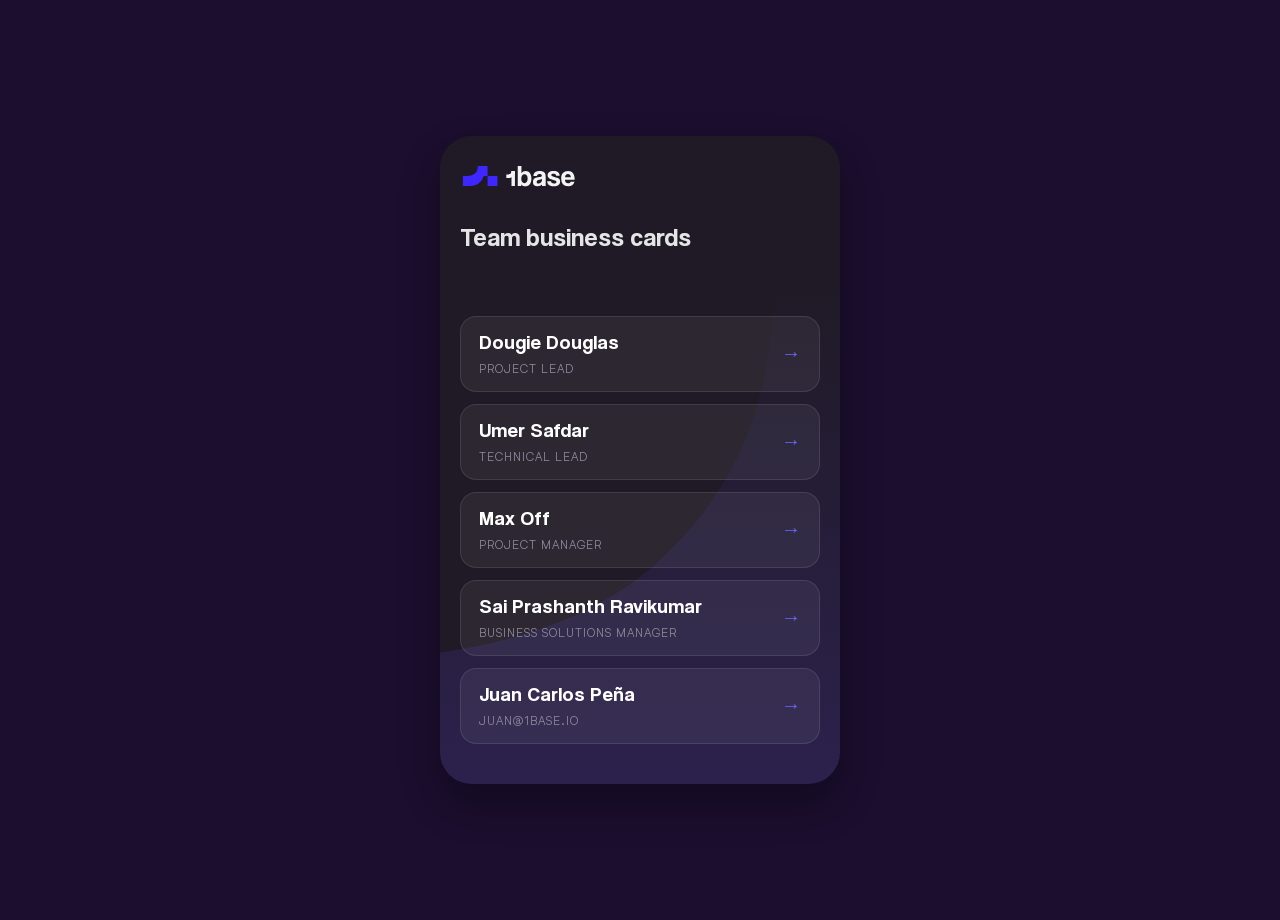
<file: index.html>
<!DOCTYPE html>
<html lang="en">
<head>
    <meta charset="UTF-8">
    <meta name="viewport" content="width=device-width, initial-scale=1.0">
    <meta name="theme-color" content="#1B0E2E">
    <title>1Base - Team Business Cards</title>
    <link rel="stylesheet" href="style.css">
    <link rel="icon" type="image/x-icon" href="images/favicon.ico">
    <link rel="apple-touch-icon" sizes="180x180" href="images/apple-touch-icon.png">
    <style>
        body {
            overflow: auto;
        }

        .team-list {
            display: flex;
            flex-direction: column;
            gap: 12px;
            margin-bottom: 20px;
            flex: 1;
        }

        .team-link {
            display: flex;
            align-items: center;
            justify-content: space-between;
            gap: 12px;
            padding: 16px 18px;
            border-radius: 16px;
            background: rgba(255, 255, 255, 0.06);
            border: 1px solid rgba(255, 255, 255, 0.1);
            text-decoration: none;
            transition: all 0.3s ease;
        }

        .team-link:hover {
            background: rgba(99, 102, 241, 0.2);
            border-color: #6366f1;
            transform: translateY(-2px);
        }

        .team-link .name {
            font-size: 20px;
            color: white;
            line-height: 1.2;
        }

        .team-link .role {
            font-family: 'Helixa', -apple-system, BlinkMacSystemFont, 'Segoe UI', Roboto, Helvetica, Arial, sans-serif;
            font-size: 12px;
            color: #8b8b9a;
            text-transform: uppercase;
            letter-spacing: 1px;
            margin-top: 4px;
            display: block;
        }

        .team-link .arrow {
            color: #6366f1;
            font-size: 20px;
            flex-shrink: 0;
        }
    </style>
</head>
<body>
    <div class="card-container dark-theme">
        <div class="business-card">
            <div class="card-header">
                <div class="logo">
                    <svg width="115" height="40" viewBox="0 0 143 50" fill="none" xmlns="http://www.w3.org/2000/svg">
                        <path d="M3.30443 25.0402C6.2154 25.0633 6.52272 25.1095 9.41933 25.0446C11.4069 24.9998 15.4222 24.4529 18 22.2637C20.5778 20.0745 21.4495 17.637 21.7166 15.0163C21.8215 13.9903 21.8014 13.4967 21.8014 12.6078L34.0987 12.5977V24.9912H29.3926C29.0436 26.0028 28.2078 28.1155 26.9455 29.9642C24.9522 32.8865 20.361 36.806 15.2212 37.1927C10.989 37.5102 7.31257 37.3775 3.30299 37.3601L3.32884 26.1356C3.32884 26.1081 3.32597 25.0157 3.32884 24.9912" fill="#3E26FF"/>
                        <path d="M46.4361 24.9911L34.0987 24.9912L34.0986 37.3847H46.4361V24.9911Z" fill="#3E26FF"/>
                        <path d="M71.8009 37.4068V12.5H76.405V21.5414C77.7381 19.615 79.4651 18.6888 81.6578 18.6888C86.2261 18.6888 88.9281 22.5824 88.9281 28.1031C88.9281 34.255 85.7247 37.8863 81.2638 37.8863C79.103 37.8863 77.4476 37.0338 76.3334 35.1813L76.2976 37.4068H71.8009ZM84.1807 28.4351C84.1807 24.6931 82.8834 22.8037 80.1496 22.8037C77.559 22.8037 76.2259 24.7669 76.2259 28.7343C76.2259 31.8082 77.953 33.9599 80.1854 33.9599C82.4178 33.9599 84.1807 31.6975 84.1807 28.4392V28.4351Z" fill="#F3F3F3"/>
                        <path d="M102.371 37.407C102.228 36.9644 102.121 36.3332 102.085 35.7758C100.971 37.034 99.1002 37.8865 96.7245 37.8865C92.6934 37.8865 90.8231 35.8496 90.8231 32.8822C90.8231 27.6197 94.2414 27.0254 98.9569 26.3615C101.297 26.0295 101.945 25.5459 101.945 24.2876C101.945 23.1031 100.795 22.3982 98.9569 22.3982C96.8359 22.3982 95.9724 23.472 95.7535 25.1032H91.4001C91.4717 21.3244 93.4853 18.6931 99.1718 18.6931C104.858 18.6931 106.729 21.2875 106.729 25.8819V37.407H102.371ZM102.049 28.4722C101.579 28.9558 100.752 29.214 99.0246 29.546C96.3624 30.0665 95.4988 30.8412 95.4988 32.3986C95.4988 33.7716 96.2908 34.4356 97.7671 34.4356C100.179 34.4356 101.977 32.6199 102.013 30.4682L102.049 28.4681V28.4722Z" fill="#F3F3F3"/>
                        <path d="M119.804 24.6934C119.554 22.9146 118.619 22.2834 116.494 22.2834C114.731 22.2834 113.724 22.7261 113.724 23.804C113.724 24.8819 114.695 25.3245 116.601 25.8778C118.615 26.4721 120.525 26.8779 121.89 27.4353C123.76 28.214 124.803 29.4722 124.803 31.8453C124.803 35.6241 122.104 37.8865 117.067 37.8865C111.635 37.8865 108.61 35.2553 108.539 31.5502H113.362C113.362 33.2552 114.767 34.2552 117.031 34.2552C118.686 34.2552 120.163 33.7347 120.163 32.3658C120.163 31.0707 118.829 30.6608 117.321 30.292C114.333 29.5501 112.681 29.0337 111.42 28.2181C109.764 27.1443 109.187 25.7344 109.187 24.1032C109.187 21.0252 111.237 18.6931 116.637 18.6931C121.746 18.6931 124.05 20.767 124.301 24.6975H119.804V24.6934Z" fill="#F3F3F3"/>
                        <path d="M130.799 29.5501C130.943 32.292 132.455 34.0708 134.759 34.0708C136.271 34.0708 137.6 33.2921 137.926 32.0338H142.749C141.671 35.7758 138.754 37.8906 134.978 37.8906C129.076 37.8906 126.123 34.5544 126.123 27.9599C126.123 22.3244 129.255 18.6931 134.687 18.6931C140.119 18.6931 143 22.3244 143 29.5542H130.799V29.5501ZM138.177 26.509C138.105 23.804 136.378 22.5047 134.544 22.5047C132.709 22.5047 131.126 23.9884 130.946 26.509H138.181H138.177Z" fill="#F3F3F3"/>
                        <path d="M68.3063 18.7689H63.9984V37.4938H68.3063V18.7689Z" fill="#F3F3F3"/>
                        <path d="M57.5114 23.118C58.5231 23.1263 58.6299 23.1427 59.6366 23.1196C60.3273 23.1036 61.7229 22.9088 62.6188 22.129C63.5147 21.3492 63.8176 20.4809 63.9105 19.5474C63.9469 19.1819 63.9399 19.0061 63.9399 18.6894L68.2138 18.6858V23.1006H66.5782C66.4569 23.4609 66.1665 24.2135 65.7277 24.872C65.035 25.913 63.4393 27.3091 61.653 27.4469C60.1821 27.56 58.9044 27.5127 57.5109 27.5065L57.5198 23.5082C57.5198 23.4984 57.5189 23.1093 57.5198 23.1006" fill="#F3F3F3"/>
                    </svg>
                </div>
            </div>

            <div class="card-content">
                <h2 id="company-description">Team business cards</h2>

                <div class="team-list">
                    <a class="team-link" href="dougie.html">
                        <span><span class="name">Dougie Douglas</span><span class="role">Project Lead</span></span>
                        <span class="arrow">&rarr;</span>
                    </a>
                    <a class="team-link" href="umer.html">
                        <span><span class="name">Umer Safdar</span><span class="role">Technical Lead</span></span>
                        <span class="arrow">&rarr;</span>
                    </a>
                    <a class="team-link" href="max.html">
                        <span><span class="name">Max Off</span><span class="role">Project Manager</span></span>
                        <span class="arrow">&rarr;</span>
                    </a>
                    <a class="team-link" href="sai.html">
                        <span><span class="name">Sai Prashanth Ravikumar</span><span class="role">Business Solutions Manager</span></span>
                        <span class="arrow">&rarr;</span>
                    </a>
                    <a class="team-link" href="juan.html">
                        <span><span class="name">Juan Carlos Pe&ntilde;a</span><span class="role">juan@1base.io</span></span>
                        <span class="arrow">&rarr;</span>
                    </a>
                </div>
            </div>
        </div>
    </div>
</body>
</html>
</file>
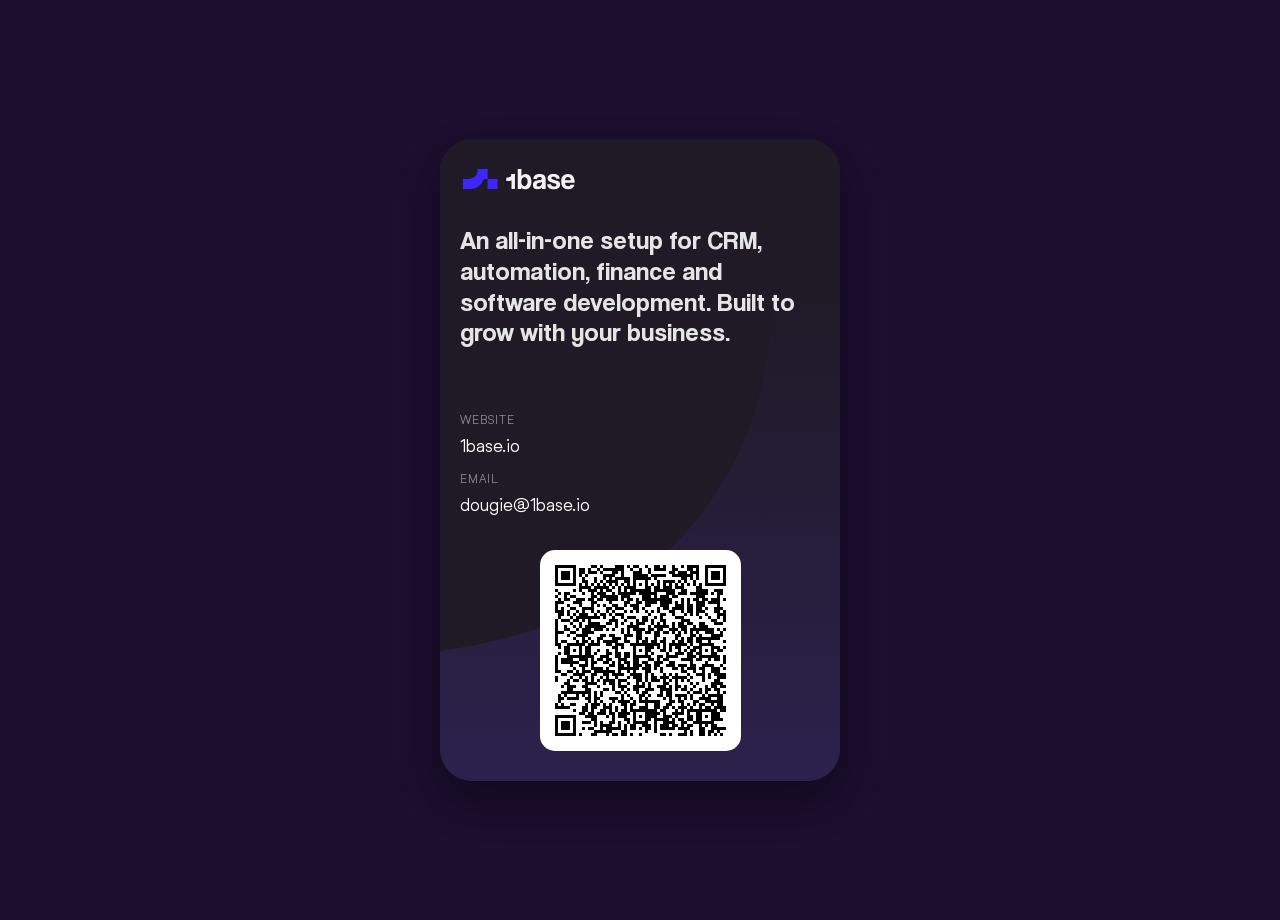
<file: dougie.html>
<!DOCTYPE html>
<html lang="en">
<head>
    <meta http-equiv="Cache-Control" content="no-cache, no-store, must-revalidate">
<meta http-equiv="Pragma" content="no-cache">
<meta http-equiv="Expires" content="0">
    <meta charset="UTF-8">
    <meta name="viewport" content="width=device-width, initial-scale=1.0">
    <meta name="theme-color" content="#2c2b3e">
    <title>1Base - Dougie Douglas</title>
    <link rel="stylesheet" href="style.css">
    <link rel="manifest" href="dougie-manifest.json">
    <link rel="icon" type="image/x-icon" href="images/favicon.ico">
    <link rel="apple-touch-icon" sizes="180x180" href="images/apple-touch-icon.png">
    <link rel="apple-touch-icon" sizes="152x152" href="images/apple-touch-icon.png">
    <link rel="apple-touch-icon" sizes="120x120" href="images/apple-touch-icon.png">
     </head>
<body>
    <div class="card-container dark-theme">
        <div class="business-card">
            <div class="card-header">
                <div class="logo">
                    <svg width="115" height="40" viewBox="0 0 143 50" fill="none" xmlns="http://www.w3.org/2000/svg">
                        <path d="M3.30443 25.0402C6.2154 25.0633 6.52272 25.1095 9.41933 25.0446C11.4069 24.9998 15.4222 24.4529 18 22.2637C20.5778 20.0745 21.4495 17.637 21.7166 15.0163C21.8215 13.9903 21.8014 13.4967 21.8014 12.6078L34.0987 12.5977V24.9912H29.3926C29.0436 26.0028 28.2078 28.1155 26.9455 29.9642C24.9522 32.8865 20.361 36.806 15.2212 37.1927C10.989 37.5102 7.31257 37.3775 3.30299 37.3601L3.32884 26.1356C3.32884 26.1081 3.32597 25.0157 3.32884 24.9912" fill="#3E26FF"/>
                        <path d="M46.4361 24.9911L34.0987 24.9912L34.0986 37.3847H46.4361V24.9911Z" fill="#3E26FF"/>
                        <path d="M71.8009 37.4068V12.5H76.405V21.5414C77.7381 19.615 79.4651 18.6888 81.6578 18.6888C86.2261 18.6888 88.9281 22.5824 88.9281 28.1031C88.9281 34.255 85.7247 37.8863 81.2638 37.8863C79.103 37.8863 77.4476 37.0338 76.3334 35.1813L76.2976 37.4068H71.8009ZM84.1807 28.4351C84.1807 24.6931 82.8834 22.8037 80.1496 22.8037C77.559 22.8037 76.2259 24.7669 76.2259 28.7343C76.2259 31.8082 77.953 33.9599 80.1854 33.9599C82.4178 33.9599 84.1807 31.6975 84.1807 28.4392V28.4351Z" fill="#F3F3F3"/>
                        <path d="M102.371 37.407C102.228 36.9644 102.121 36.3332 102.085 35.7758C100.971 37.034 99.1002 37.8865 96.7245 37.8865C92.6934 37.8865 90.8231 35.8496 90.8231 32.8822C90.8231 27.6197 94.2414 27.0254 98.9569 26.3615C101.297 26.0295 101.945 25.5459 101.945 24.2876C101.945 23.1031 100.795 22.3982 98.9569 22.3982C96.8359 22.3982 95.9724 23.472 95.7535 25.1032H91.4001C91.4717 21.3244 93.4853 18.6931 99.1718 18.6931C104.858 18.6931 106.729 21.2875 106.729 25.8819V37.407H102.371ZM102.049 28.4722C101.579 28.9558 100.752 29.214 99.0246 29.546C96.3624 30.0665 95.4988 30.8412 95.4988 32.3986C95.4988 33.7716 96.2908 34.4356 97.7671 34.4356C100.179 34.4356 101.977 32.6199 102.013 30.4682L102.049 28.4681V28.4722Z" fill="#F3F3F3"/>
                        <path d="M119.804 24.6934C119.554 22.9146 118.619 22.2834 116.494 22.2834C114.731 22.2834 113.724 22.7261 113.724 23.804C113.724 24.8819 114.695 25.3245 116.601 25.8778C118.615 26.4721 120.525 26.8779 121.89 27.4353C123.76 28.214 124.803 29.4722 124.803 31.8453C124.803 35.6241 122.104 37.8865 117.067 37.8865C111.635 37.8865 108.61 35.2553 108.539 31.5502H113.362C113.362 33.2552 114.767 34.2552 117.031 34.2552C118.686 34.2552 120.163 33.7347 120.163 32.3658C120.163 31.0707 118.829 30.6608 117.321 30.292C114.333 29.5501 112.681 29.0337 111.42 28.2181C109.764 27.1443 109.187 25.7344 109.187 24.1032C109.187 21.0252 111.237 18.6931 116.637 18.6931C121.746 18.6931 124.05 20.767 124.301 24.6975H119.804V24.6934Z" fill="#F3F3F3"/>
                        <path d="M130.799 29.5501C130.943 32.292 132.455 34.0708 134.759 34.0708C136.271 34.0708 137.6 33.2921 137.926 32.0338H142.749C141.671 35.7758 138.754 37.8906 134.978 37.8906C129.076 37.8906 126.123 34.5544 126.123 27.9599C126.123 22.3244 129.255 18.6931 134.687 18.6931C140.119 18.6931 143 22.3244 143 29.5542H130.799V29.5501ZM138.177 26.509C138.105 23.804 136.378 22.5047 134.544 22.5047C132.709 22.5047 131.126 23.9884 130.946 26.509H138.181H138.177Z" fill="#F3F3F3"/>
                        <path d="M68.3063 18.7689H63.9984V37.4938H68.3063V18.7689Z" fill="#F3F3F3"/>
                        <path d="M57.5114 23.118C58.5231 23.1263 58.6299 23.1427 59.6366 23.1196C60.3273 23.1036 61.7229 22.9088 62.6188 22.129C63.5147 21.3492 63.8176 20.4809 63.9105 19.5474C63.9469 19.1819 63.9399 19.0061 63.9399 18.6894L68.2138 18.6858V23.1006H66.5782C66.4569 23.4609 66.1665 24.2135 65.7277 24.872C65.035 25.913 63.4393 27.3091 61.653 27.4469C60.1821 27.56 58.9044 27.5127 57.5109 27.5065L57.5198 23.5082C57.5198 23.4984 57.5189 23.1093 57.5198 23.1006" fill="#F3F3F3"/>
                    </svg>
                </div>
            </div>
            
            <div class="card-content">
                
                <h2 id="company-description">An all-in-one setup for CRM, automation, finance and software development. Built to grow with your business.</h2>
                
                <div class="contact-details">
                     <div class="contact-section">
                        <label>WEBSITE</label>
                        <a href="https://1base.io" target="_blank" class="contact-value">1base.io</a>
                    </div>
                    
                    
                    <div class="contact-section">
                        <label>EMAIL</label>
                        <a href="mailto:dougie@1base.io" id="email-link" class="contact-value">dougie@1base.io</a>
                    </div>
                    
                   
                </div>
                
                <div class="qr-section">
                    <div id="qr-code" class="qr-code-container"></div>
                </div>
            </div>
            
        </div>
    </div>
    
    <script src="qrcode.min.js"></script>
    <script>
        // Generate QR code with contact info
        document.addEventListener('DOMContentLoaded', function() {
            const qrContainer = document.getElementById('qr-code');
            if (qrContainer) {
                // Clear any existing content
                qrContainer.innerHTML = '';
                
                const qrData = `BEGIN:VCARD
VERSION:3.0
FN:Dougie Douglas
N:Douglas;Dougie;;;
ORG:1base
TITLE:Project Lead 
TEL;TYPE=WORK,VOICE:+971549982824
EMAIL;TYPE=WORK:dougie@1base.io
URL:https://1base.io
END:VCARD`;
                
                try {
                    // Calculate QR code size based on screen width - minimum 150px for scannability
                    const isMobile = window.innerWidth <= 480;
                    const qrSize = isMobile ? Math.max(150, Math.min(180, window.innerWidth * 0.35)) : 200;
                    
                    const qr = qrcode(0, 'M');
                    qr.stringToBytes = qrcode.stringToBytesFuncs['UTF-8'];
                    qr.addData(qrData, 'Byte');
                    qr.make();
                    const cellSize = Math.max(2, Math.floor(qrSize / qr.getModuleCount()));
                    qrContainer.innerHTML = qr.createImgTag(cellSize, 0);
                } catch (error) {
                    console.error('Error generating QR code:', error);
                    qrContainer.innerHTML = '<p style="color: #666; text-align: center;">QR Code generation failed</p>';
                }
            }
        });
        
        // PWA functionality
        if ('serviceWorker' in navigator) {
            window.addEventListener('load', () => {
                navigator.serviceWorker.register('service-worker.js')
                    .then(reg => console.log('Service Worker registered'))
                    .catch(err => console.log('Service Worker registration failed: ', err));
            });
        }
    </script>
</body>
</html>
</file>
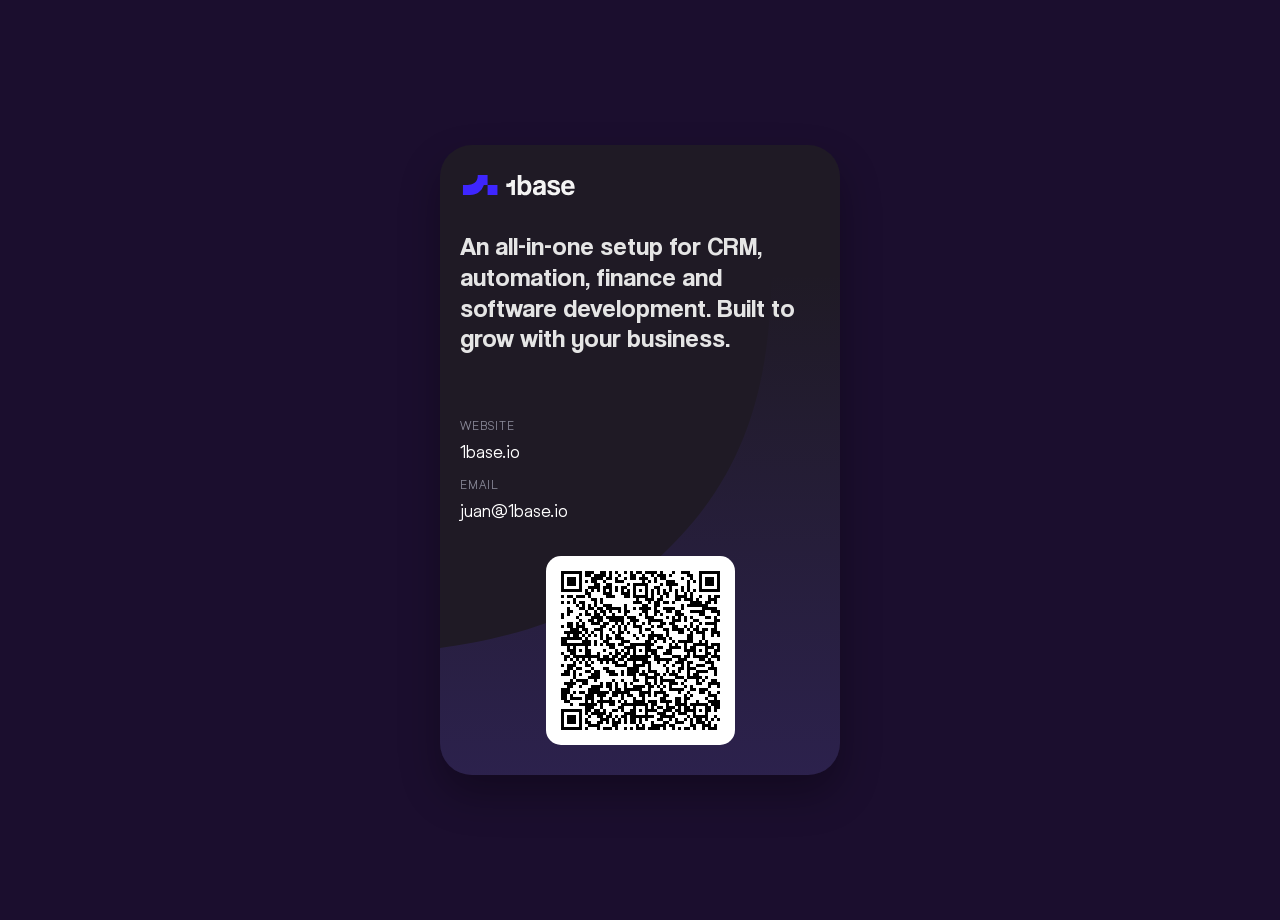
<file: juan.html>
<!DOCTYPE html>
<html lang="en">
<head>
    <meta http-equiv="Cache-Control" content="no-cache, no-store, must-revalidate">
<meta http-equiv="Pragma" content="no-cache">
<meta http-equiv="Expires" content="0">
    <meta charset="UTF-8">
    <meta name="viewport" content="width=device-width, initial-scale=1.0">
    <meta name="theme-color" content="#2c2b3e">
    <title>1Base - Juan Carlos Peña</title>
    <link rel="stylesheet" href="style.css">

    <link rel="manifest" href="juan-manifest.json">
    <link rel="icon" type="image/x-icon" href="images/favicon.ico">
    <link rel="apple-touch-icon" sizes="180x180" href="images/apple-touch-icon.png">
    <link rel="apple-touch-icon" sizes="152x152" href="images/apple-touch-icon.png">
    <link rel="apple-touch-icon" sizes="120x120" href="images/apple-touch-icon.png">
</head>
<body>
    <div class="card-container dark-theme">
        <div class="business-card">
            <div class="card-header">
                <div class="logo">
                    <svg width="115" height="40" viewBox="0 0 143 50" fill="none" xmlns="http://www.w3.org/2000/svg">
                        <path d="M3.30443 25.0402C6.2154 25.0633 6.52272 25.1095 9.41933 25.0446C11.4069 24.9998 15.4222 24.4529 18 22.2637C20.5778 20.0745 21.4495 17.637 21.7166 15.0163C21.8215 13.9903 21.8014 13.4967 21.8014 12.6078L34.0987 12.5977V24.9912H29.3926C29.0436 26.0028 28.2078 28.1155 26.9455 29.9642C24.9522 32.8865 20.361 36.806 15.2212 37.1927C10.989 37.5102 7.31257 37.3775 3.30299 37.3601L3.32884 26.1356C3.32884 26.1081 3.32597 25.0157 3.32884 24.9912" fill="#3E26FF"/>
                        <path d="M46.4361 24.9911L34.0987 24.9912L34.0986 37.3847H46.4361V24.9911Z" fill="#3E26FF"/>
                        <path d="M71.8009 37.4068V12.5H76.405V21.5414C77.7381 19.615 79.4651 18.6888 81.6578 18.6888C86.2261 18.6888 88.9281 22.5824 88.9281 28.1031C88.9281 34.255 85.7247 37.8863 81.2638 37.8863C79.103 37.8863 77.4476 37.0338 76.3334 35.1813L76.2976 37.4068H71.8009ZM84.1807 28.4351C84.1807 24.6931 82.8834 22.8037 80.1496 22.8037C77.559 22.8037 76.2259 24.7669 76.2259 28.7343C76.2259 31.8082 77.953 33.9599 80.1854 33.9599C82.4178 33.9599 84.1807 31.6975 84.1807 28.4392V28.4351Z" fill="#F3F3F3"/>
                        <path d="M102.371 37.407C102.228 36.9644 102.121 36.3332 102.085 35.7758C100.971 37.034 99.1002 37.8865 96.7245 37.8865C92.6934 37.8865 90.8231 35.8496 90.8231 32.8822C90.8231 27.6197 94.2414 27.0254 98.9569 26.3615C101.297 26.0295 101.945 25.5459 101.945 24.2876C101.945 23.1031 100.795 22.3982 98.9569 22.3982C96.8359 22.3982 95.9724 23.472 95.7535 25.1032H91.4001C91.4717 21.3244 93.4853 18.6931 99.1718 18.6931C104.858 18.6931 106.729 21.2875 106.729 25.8819V37.407H102.371ZM102.049 28.4722C101.579 28.9558 100.752 29.214 99.0246 29.546C96.3624 30.0665 95.4988 30.8412 95.4988 32.3986C95.4988 33.7716 96.2908 34.4356 97.7671 34.4356C100.179 34.4356 101.977 32.6199 102.013 30.4682L102.049 28.4681V28.4722Z" fill="#F3F3F3"/>
                        <path d="M119.804 24.6934C119.554 22.9146 118.619 22.2834 116.494 22.2834C114.731 22.2834 113.724 22.7261 113.724 23.804C113.724 24.8819 114.695 25.3245 116.601 25.8778C118.615 26.4721 120.525 26.8779 121.89 27.4353C123.76 28.214 124.803 29.4722 124.803 31.8453C124.803 35.6241 122.104 37.8865 117.067 37.8865C111.635 37.8865 108.61 35.2553 108.539 31.5502H113.362C113.362 33.2552 114.767 34.2552 117.031 34.2552C118.686 34.2552 120.163 33.7347 120.163 32.3658C120.163 31.0707 118.829 30.6608 117.321 30.292C114.333 29.5501 112.681 29.0337 111.42 28.2181C109.764 27.1443 109.187 25.7344 109.187 24.1032C109.187 21.0252 111.237 18.6931 116.637 18.6931C121.746 18.6931 124.05 20.767 124.301 24.6975H119.804V24.6934Z" fill="#F3F3F3"/>
                        <path d="M130.799 29.5501C130.943 32.292 132.455 34.0708 134.759 34.0708C136.271 34.0708 137.6 33.2921 137.926 32.0338H142.749C141.671 35.7758 138.754 37.8906 134.978 37.8906C129.076 37.8906 126.123 34.5544 126.123 27.9599C126.123 22.3244 129.255 18.6931 134.687 18.6931C140.119 18.6931 143 22.3244 143 29.5542H130.799V29.5501ZM138.177 26.509C138.105 23.804 136.378 22.5047 134.544 22.5047C132.709 22.5047 131.126 23.9884 130.946 26.509H138.181H138.177Z" fill="#F3F3F3"/>
                        <path d="M68.3063 18.7689H63.9984V37.4938H68.3063V18.7689Z" fill="#F3F3F3"/>
                        <path d="M57.5114 23.118C58.5231 23.1263 58.6299 23.1427 59.6366 23.1196C60.3273 23.1036 61.7229 22.9088 62.6188 22.129C63.5147 21.3492 63.8176 20.4809 63.9105 19.5474C63.9469 19.1819 63.9399 19.0061 63.9399 18.6894L68.2138 18.6858V23.1006H66.5782C66.4569 23.4609 66.1665 24.2135 65.7277 24.872C65.035 25.913 63.4393 27.3091 61.653 27.4469C60.1821 27.56 58.9044 27.5127 57.5109 27.5065L57.5198 23.5082C57.5198 23.4984 57.5189 23.1093 57.5198 23.1006" fill="#F3F3F3"/>
                    </svg>
                </div>
            </div>
            
            <div class="card-content">
                
                <h2 id="company-description">An all-in-one setup for CRM, automation, finance and software development. Built to grow with your business.</h2>
                
                <div class="contact-details">
                     <div class="contact-section">
                        <label>WEBSITE</label>
                        <a href="https://1base.io" target="_blank" class="contact-value">1base.io</a>
                    </div>
                    
                    
                    <div class="contact-section">
                        <label>EMAIL</label>
                        <a href="mailto:juan@1base.io" id="email-link" class="contact-value">juan@1base.io</a>
                    </div>
                    
                   
                </div>
                
                <div class="qr-section">
                    <div id="qr-code" class="qr-code-container"></div>
                </div>
            </div>
            
        </div>
    </div>
    
    <script src="qrcode.min.js"></script>
    <script>
        // Generate QR code with contact info
        document.addEventListener('DOMContentLoaded', function() {
            const qrContainer = document.getElementById('qr-code');
            if (qrContainer) {
                // Clear any existing content
                qrContainer.innerHTML = '';
                
                const qrData = `BEGIN:VCARD
VERSION:3.0
FN:Juan Carlos Peña
N:Peña;Juan Carlos;;;
ORG:1base
TEL;TYPE=WORK,VOICE:+971543195844
EMAIL;TYPE=WORK:juan@1base.io
URL:https://1base.io
END:VCARD`;
                
                try {
                    // Calculate QR code size based on screen width - minimum 150px for scannability
                    const isMobile = window.innerWidth <= 480;
                    const qrSize = isMobile ? Math.max(150, Math.min(180, window.innerWidth * 0.35)) : 200;
                    
                    const qr = qrcode(0, 'M');
                    qr.stringToBytes = qrcode.stringToBytesFuncs['UTF-8'];
                    qr.addData(qrData, 'Byte');
                    qr.make();
                    const cellSize = Math.max(2, Math.floor(qrSize / qr.getModuleCount()));
                    qrContainer.innerHTML = qr.createImgTag(cellSize, 0);
                } catch (error) {
                    console.error('Error generating QR code:', error);
                    qrContainer.innerHTML = '<p style="color: #666; text-align: center;">QR Code generation failed</p>';
                }
            }
        });
        
        // PWA functionality
        if ('serviceWorker' in navigator) {
            window.addEventListener('load', () => {
                navigator.serviceWorker.register('service-worker.js')
                    .then(reg => console.log('Service Worker registered'))
                    .catch(err => console.log('Service Worker registration failed: ', err));
            });
        }
    </script>
</body>
</html>
</file>
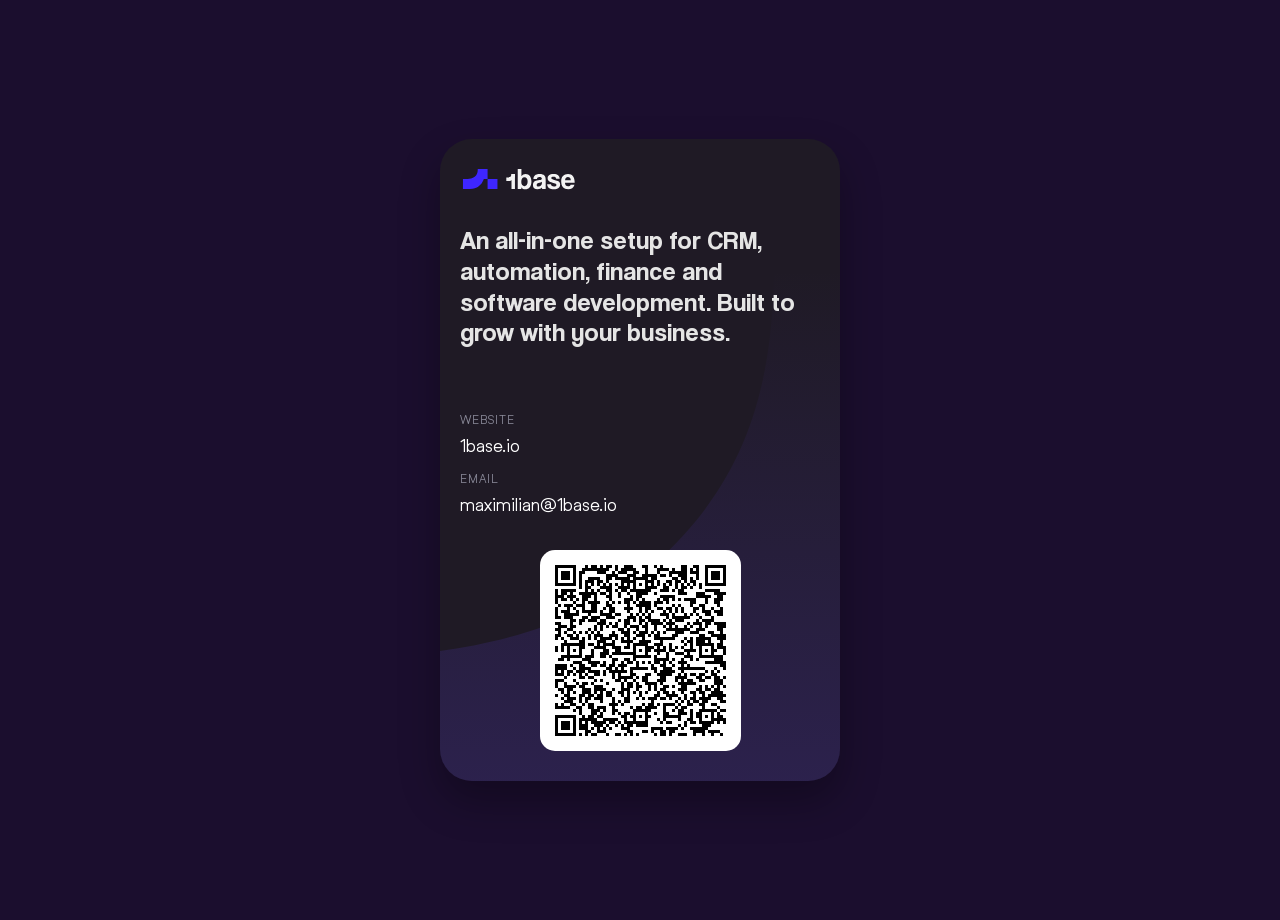
<file: max.html>
<!DOCTYPE html>
<html lang="en">
<head>
    <meta http-equiv="Cache-Control" content="no-cache, no-store, must-revalidate">
<meta http-equiv="Pragma" content="no-cache">
<meta http-equiv="Expires" content="0">
    <meta charset="UTF-8">
    <meta name="viewport" content="width=device-width, initial-scale=1.0">
    <meta name="theme-color" content="#2c2b3e">
    <title>1Base - Max Off</title>
<link rel="stylesheet" href="style.css">
    <link rel="manifest" href="max-manifest.json">
    <link rel="icon" type="image/x-icon" href="images/favicon.ico">
    <link rel="apple-touch-icon" sizes="180x180" href="images/apple-touch-icon.png">
    <link rel="apple-touch-icon" sizes="152x152" href="images/apple-touch-icon.png">
    <link rel="apple-touch-icon" sizes="120x120" href="images/apple-touch-icon.png">
</head>
<body>
    <div class="card-container dark-theme">
        <div class="business-card">
            <div class="card-header">
                <div class="logo">
                    <svg width="115" height="40" viewBox="0 0 143 50" fill="none" xmlns="http://www.w3.org/2000/svg">
                        <path d="M3.30443 25.0402C6.2154 25.0633 6.52272 25.1095 9.41933 25.0446C11.4069 24.9998 15.4222 24.4529 18 22.2637C20.5778 20.0745 21.4495 17.637 21.7166 15.0163C21.8215 13.9903 21.8014 13.4967 21.8014 12.6078L34.0987 12.5977V24.9912H29.3926C29.0436 26.0028 28.2078 28.1155 26.9455 29.9642C24.9522 32.8865 20.361 36.806 15.2212 37.1927C10.989 37.5102 7.31257 37.3775 3.30299 37.3601L3.32884 26.1356C3.32884 26.1081 3.32597 25.0157 3.32884 24.9912" fill="#3E26FF"/>
                        <path d="M46.4361 24.9911L34.0987 24.9912L34.0986 37.3847H46.4361V24.9911Z" fill="#3E26FF"/>
                        <path d="M71.8009 37.4068V12.5H76.405V21.5414C77.7381 19.615 79.4651 18.6888 81.6578 18.6888C86.2261 18.6888 88.9281 22.5824 88.9281 28.1031C88.9281 34.255 85.7247 37.8863 81.2638 37.8863C79.103 37.8863 77.4476 37.0338 76.3334 35.1813L76.2976 37.4068H71.8009ZM84.1807 28.4351C84.1807 24.6931 82.8834 22.8037 80.1496 22.8037C77.559 22.8037 76.2259 24.7669 76.2259 28.7343C76.2259 31.8082 77.953 33.9599 80.1854 33.9599C82.4178 33.9599 84.1807 31.6975 84.1807 28.4392V28.4351Z" fill="#F3F3F3"/>
                        <path d="M102.371 37.407C102.228 36.9644 102.121 36.3332 102.085 35.7758C100.971 37.034 99.1002 37.8865 96.7245 37.8865C92.6934 37.8865 90.8231 35.8496 90.8231 32.8822C90.8231 27.6197 94.2414 27.0254 98.9569 26.3615C101.297 26.0295 101.945 25.5459 101.945 24.2876C101.945 23.1031 100.795 22.3982 98.9569 22.3982C96.8359 22.3982 95.9724 23.472 95.7535 25.1032H91.4001C91.4717 21.3244 93.4853 18.6931 99.1718 18.6931C104.858 18.6931 106.729 21.2875 106.729 25.8819V37.407H102.371ZM102.049 28.4722C101.579 28.9558 100.752 29.214 99.0246 29.546C96.3624 30.0665 95.4988 30.8412 95.4988 32.3986C95.4988 33.7716 96.2908 34.4356 97.7671 34.4356C100.179 34.4356 101.977 32.6199 102.013 30.4682L102.049 28.4681V28.4722Z" fill="#F3F3F3"/>
                        <path d="M119.804 24.6934C119.554 22.9146 118.619 22.2834 116.494 22.2834C114.731 22.2834 113.724 22.7261 113.724 23.804C113.724 24.8819 114.695 25.3245 116.601 25.8778C118.615 26.4721 120.525 26.8779 121.89 27.4353C123.76 28.214 124.803 29.4722 124.803 31.8453C124.803 35.6241 122.104 37.8865 117.067 37.8865C111.635 37.8865 108.61 35.2553 108.539 31.5502H113.362C113.362 33.2552 114.767 34.2552 117.031 34.2552C118.686 34.2552 120.163 33.7347 120.163 32.3658C120.163 31.0707 118.829 30.6608 117.321 30.292C114.333 29.5501 112.681 29.0337 111.42 28.2181C109.764 27.1443 109.187 25.7344 109.187 24.1032C109.187 21.0252 111.237 18.6931 116.637 18.6931C121.746 18.6931 124.05 20.767 124.301 24.6975H119.804V24.6934Z" fill="#F3F3F3"/>
                        <path d="M130.799 29.5501C130.943 32.292 132.455 34.0708 134.759 34.0708C136.271 34.0708 137.6 33.2921 137.926 32.0338H142.749C141.671 35.7758 138.754 37.8906 134.978 37.8906C129.076 37.8906 126.123 34.5544 126.123 27.9599C126.123 22.3244 129.255 18.6931 134.687 18.6931C140.119 18.6931 143 22.3244 143 29.5542H130.799V29.5501ZM138.177 26.509C138.105 23.804 136.378 22.5047 134.544 22.5047C132.709 22.5047 131.126 23.9884 130.946 26.509H138.181H138.177Z" fill="#F3F3F3"/>
                        <path d="M68.3063 18.7689H63.9984V37.4938H68.3063V18.7689Z" fill="#F3F3F3"/>
                        <path d="M57.5114 23.118C58.5231 23.1263 58.6299 23.1427 59.6366 23.1196C60.3273 23.1036 61.7229 22.9088 62.6188 22.129C63.5147 21.3492 63.8176 20.4809 63.9105 19.5474C63.9469 19.1819 63.9399 19.0061 63.9399 18.6894L68.2138 18.6858V23.1006H66.5782C66.4569 23.4609 66.1665 24.2135 65.7277 24.872C65.035 25.913 63.4393 27.3091 61.653 27.4469C60.1821 27.56 58.9044 27.5127 57.5109 27.5065L57.5198 23.5082C57.5198 23.4984 57.5189 23.1093 57.5198 23.1006" fill="#F3F3F3"/>
                    </svg>
                </div>
            </div>
            
            <div class="card-content">
                
                <h2 id="company-description">An all-in-one setup for CRM, automation, finance and software development. Built to grow with your business. </h2>
                
                <div class="contact-details">
                     <div class="contact-section">
                        <label>WEBSITE</label>
                        <a href="https://1base.io" target="_blank" class="contact-value">1base.io</a>
                    </div>
                    
                    
                    <div class="contact-section">
                        <label>EMAIL</label>
                        <a href="mailto:maximilian@1base.io" id="email-link" class="contact-value">maximilian@1base.io</a>
                    </div>
                    
                   
                </div>
                
                <div class="qr-section">
                    <div id="qr-code" class="qr-code-container"></div>
                </div>
            </div>
            
        </div>
    </div>
    
    <script src="qrcode.min.js"></script>
    <script>
        // Generate QR code with contact info
        document.addEventListener('DOMContentLoaded', function() {
            const qrContainer = document.getElementById('qr-code');
            if (qrContainer) {
                // Clear any existing content
                qrContainer.innerHTML = '';
                
                const qrData = `BEGIN:VCARD
VERSION:3.0
FN:Max Off
N:Off;Max;;;
ORG:1base
TITLE:Project Manager 
TEL;TYPE=WORK,VOICE:+971563127808
EMAIL;TYPE=WORK:maximilian@1base.io
URL:https://1base.io
END:VCARD`;
                
                try {
                    // Calculate QR code size based on screen width - minimum 150px for scannability
                    const isMobile = window.innerWidth <= 480;
                    const qrSize = isMobile ? Math.max(150, Math.min(180, window.innerWidth * 0.35)) : 200;
                    
                    const qr = qrcode(0, 'M');
                    qr.stringToBytes = qrcode.stringToBytesFuncs['UTF-8'];
                    qr.addData(qrData, 'Byte');
                    qr.make();
                    const cellSize = Math.max(2, Math.floor(qrSize / qr.getModuleCount()));
                    qrContainer.innerHTML = qr.createImgTag(cellSize, 0);
                } catch (error) {
                    console.error('Error generating QR code:', error);
                    qrContainer.innerHTML = '<p style="color: #666; text-align: center;">QR Code generation failed</p>';
                }
            }
        });
        
        // PWA functionality
        if ('serviceWorker' in navigator) {
            window.addEventListener('load', () => {
                navigator.serviceWorker.register('service-worker.js')
                    .then(reg => console.log('Service Worker registered'))
                    .catch(err => console.log('Service Worker registration failed: ', err));
            });
        }
    </script>
</body>
</html>
</file>
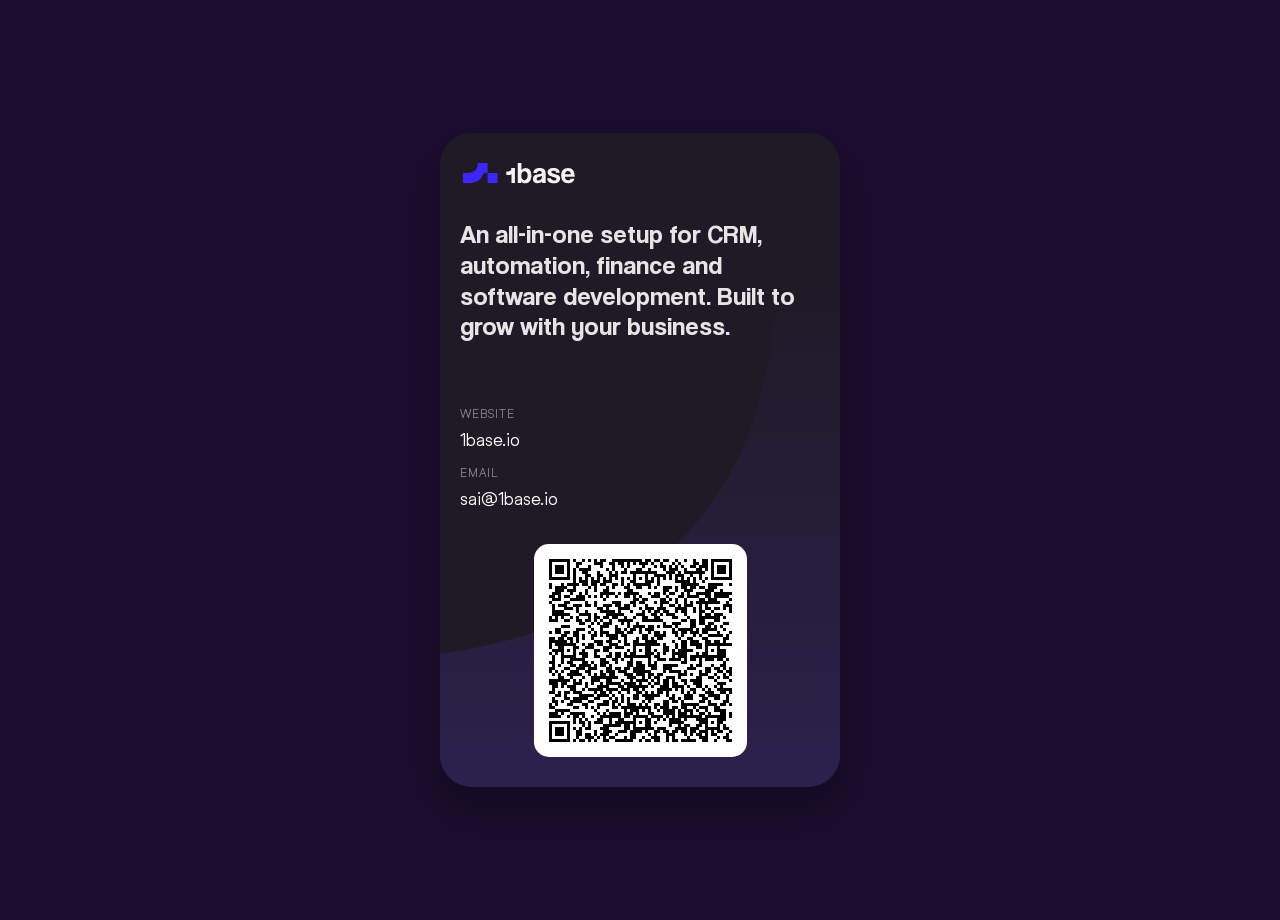
<file: sai.html>
<!DOCTYPE html>
<html lang="en">
<head>
    <meta http-equiv="Cache-Control" content="no-cache, no-store, must-revalidate">
<meta http-equiv="Pragma" content="no-cache">
<meta http-equiv="Expires" content="0">
    <meta charset="UTF-8">
    <meta name="viewport" content="width=device-width, initial-scale=1.0">
    <meta name="theme-color" content="#2c2b3e">
    <title>1Base - Sai Prashanth Ravikumar</title>
<link rel="stylesheet" href="style.css">

    <link rel="manifest" href="sai-manifest.json">
    <link rel="icon" type="image/x-icon" href="images/favicon.ico">
    <link rel="apple-touch-icon" sizes="180x180" href="images/apple-touch-icon.png">
    <link rel="apple-touch-icon" sizes="152x152" href="images/apple-touch-icon.png">
    <link rel="apple-touch-icon" sizes="120x120" href="images/apple-touch-icon.png">
</head>
<body>
    <div class="card-container dark-theme">
        <div class="business-card">
            <div class="card-header">
                <div class="logo">
                    <svg width="115" height="40" viewBox="0 0 143 50" fill="none" xmlns="http://www.w3.org/2000/svg">
                        <path d="M3.30443 25.0402C6.2154 25.0633 6.52272 25.1095 9.41933 25.0446C11.4069 24.9998 15.4222 24.4529 18 22.2637C20.5778 20.0745 21.4495 17.637 21.7166 15.0163C21.8215 13.9903 21.8014 13.4967 21.8014 12.6078L34.0987 12.5977V24.9912H29.3926C29.0436 26.0028 28.2078 28.1155 26.9455 29.9642C24.9522 32.8865 20.361 36.806 15.2212 37.1927C10.989 37.5102 7.31257 37.3775 3.30299 37.3601L3.32884 26.1356C3.32884 26.1081 3.32597 25.0157 3.32884 24.9912" fill="#3E26FF"/>
                        <path d="M46.4361 24.9911L34.0987 24.9912L34.0986 37.3847H46.4361V24.9911Z" fill="#3E26FF"/>
                        <path d="M71.8009 37.4068V12.5H76.405V21.5414C77.7381 19.615 79.4651 18.6888 81.6578 18.6888C86.2261 18.6888 88.9281 22.5824 88.9281 28.1031C88.9281 34.255 85.7247 37.8863 81.2638 37.8863C79.103 37.8863 77.4476 37.0338 76.3334 35.1813L76.2976 37.4068H71.8009ZM84.1807 28.4351C84.1807 24.6931 82.8834 22.8037 80.1496 22.8037C77.559 22.8037 76.2259 24.7669 76.2259 28.7343C76.2259 31.8082 77.953 33.9599 80.1854 33.9599C82.4178 33.9599 84.1807 31.6975 84.1807 28.4392V28.4351Z" fill="#F3F3F3"/>
                        <path d="M102.371 37.407C102.228 36.9644 102.121 36.3332 102.085 35.7758C100.971 37.034 99.1002 37.8865 96.7245 37.8865C92.6934 37.8865 90.8231 35.8496 90.8231 32.8822C90.8231 27.6197 94.2414 27.0254 98.9569 26.3615C101.297 26.0295 101.945 25.5459 101.945 24.2876C101.945 23.1031 100.795 22.3982 98.9569 22.3982C96.8359 22.3982 95.9724 23.472 95.7535 25.1032H91.4001C91.4717 21.3244 93.4853 18.6931 99.1718 18.6931C104.858 18.6931 106.729 21.2875 106.729 25.8819V37.407H102.371ZM102.049 28.4722C101.579 28.9558 100.752 29.214 99.0246 29.546C96.3624 30.0665 95.4988 30.8412 95.4988 32.3986C95.4988 33.7716 96.2908 34.4356 97.7671 34.4356C100.179 34.4356 101.977 32.6199 102.013 30.4682L102.049 28.4681V28.4722Z" fill="#F3F3F3"/>
                        <path d="M119.804 24.6934C119.554 22.9146 118.619 22.2834 116.494 22.2834C114.731 22.2834 113.724 22.7261 113.724 23.804C113.724 24.8819 114.695 25.3245 116.601 25.8778C118.615 26.4721 120.525 26.8779 121.89 27.4353C123.76 28.214 124.803 29.4722 124.803 31.8453C124.803 35.6241 122.104 37.8865 117.067 37.8865C111.635 37.8865 108.61 35.2553 108.539 31.5502H113.362C113.362 33.2552 114.767 34.2552 117.031 34.2552C118.686 34.2552 120.163 33.7347 120.163 32.3658C120.163 31.0707 118.829 30.6608 117.321 30.292C114.333 29.5501 112.681 29.0337 111.42 28.2181C109.764 27.1443 109.187 25.7344 109.187 24.1032C109.187 21.0252 111.237 18.6931 116.637 18.6931C121.746 18.6931 124.05 20.767 124.301 24.6975H119.804V24.6934Z" fill="#F3F3F3"/>
                        <path d="M130.799 29.5501C130.943 32.292 132.455 34.0708 134.759 34.0708C136.271 34.0708 137.6 33.2921 137.926 32.0338H142.749C141.671 35.7758 138.754 37.8906 134.978 37.8906C129.076 37.8906 126.123 34.5544 126.123 27.9599C126.123 22.3244 129.255 18.6931 134.687 18.6931C140.119 18.6931 143 22.3244 143 29.5542H130.799V29.5501ZM138.177 26.509C138.105 23.804 136.378 22.5047 134.544 22.5047C132.709 22.5047 131.126 23.9884 130.946 26.509H138.181H138.177Z" fill="#F3F3F3"/>
                        <path d="M68.3063 18.7689H63.9984V37.4938H68.3063V18.7689Z" fill="#F3F3F3"/>
                        <path d="M57.5114 23.118C58.5231 23.1263 58.6299 23.1427 59.6366 23.1196C60.3273 23.1036 61.7229 22.9088 62.6188 22.129C63.5147 21.3492 63.8176 20.4809 63.9105 19.5474C63.9469 19.1819 63.9399 19.0061 63.9399 18.6894L68.2138 18.6858V23.1006H66.5782C66.4569 23.4609 66.1665 24.2135 65.7277 24.872C65.035 25.913 63.4393 27.3091 61.653 27.4469C60.1821 27.56 58.9044 27.5127 57.5109 27.5065L57.5198 23.5082C57.5198 23.4984 57.5189 23.1093 57.5198 23.1006" fill="#F3F3F3"/>
                    </svg>
                </div>
            </div>
            
            <div class="card-content">
                
                <h2 id="company-description">An all-in-one setup for CRM, automation, finance and software development. Built to grow with your business. </h2>
                
                <div class="contact-details">
                     <div class="contact-section">
                        <label>WEBSITE</label>
                        <a href="https://1base.io" target="_blank" class="contact-value">1base.io</a>
                    </div>
                    
                    
                    <div class="contact-section">
                        <label>EMAIL</label>
                        <a href="mailto:sai@1base.io" id="email-link" class="contact-value">sai@1base.io</a>
                    </div>
                    
                   
                </div>
                
                <div class="qr-section">
                    <div id="qr-code" class="qr-code-container"></div>
                </div>
            </div>
            
        </div>
    </div>
    
    <script src="qrcode.min.js"></script>
    <script>
        // Generate QR code with contact info
        document.addEventListener('DOMContentLoaded', function() {
            const qrContainer = document.getElementById('qr-code');
            if (qrContainer) {
                // Clear any existing content
                qrContainer.innerHTML = '';
                
                const qrData = `BEGIN:VCARD
VERSION:3.0
FN:Sai Prashanth Ravikumar
N:Prashanth Ravikumar;Sai;;;
ORG:1base
TITLE:Business Solutions Manager 
TEL;TYPE=WORK,VOICE:+971505200377
EMAIL;TYPE=WORK:sai@1base.io
URL:https://1base.io
END:VCARD`;
                
                try {
                    // Calculate QR code size based on screen width - minimum 150px for scannability
                    const isMobile = window.innerWidth <= 480;
                    const qrSize = isMobile ? Math.max(150, Math.min(180, window.innerWidth * 0.35)) : 200;
                    
                    const qr = qrcode(0, 'M');
                    qr.stringToBytes = qrcode.stringToBytesFuncs['UTF-8'];
                    qr.addData(qrData, 'Byte');
                    qr.make();
                    const cellSize = Math.max(2, Math.floor(qrSize / qr.getModuleCount()));
                    qrContainer.innerHTML = qr.createImgTag(cellSize, 0);
                } catch (error) {
                    console.error('Error generating QR code:', error);
                    qrContainer.innerHTML = '<p style="color: #666; text-align: center;">QR Code generation failed</p>';
                }
            }
        });
        
        // PWA functionality
        if ('serviceWorker' in navigator) {
            window.addEventListener('load', () => {
                navigator.serviceWorker.register('service-worker.js')
                    .then(reg => console.log('Service Worker registered'))
                    .catch(err => console.log('Service Worker registration failed: ', err));
            });
        }
    </script>
</body>
</html>
</file>
<file: style.css>
@font-face {
    font-family: 'Coolvetica';
    src: url('fonts/Coolvetica-Regular.woff2') format('woff2');
    font-weight: normal;
    font-style: normal;
}

@font-face {
    font-family: 'Helixa';
    src: url('fonts/Helixa-Regular.woff2') format('woff2');
    font-weight: normal;
    font-style: normal;
}

* {
    margin: 0;
    padding: 0;
    box-sizing: border-box;
    font-family: 'Coolvetica', -apple-system, BlinkMacSystemFont, 'Segoe UI', Roboto, Helvetica, Arial, sans-serif;
}

body {
    background-color: #1B0E2E;
    min-height: 100vh;
    min-height: 100svh; /* Use small viewport height for mobile */
    display: flex;
    justify-content: center;
    align-items: center;
    padding: 10px;
    overflow: hidden; /* Prevent body scroll */
}

.dark-theme {
    background-color: #1B0E2E;
    min-height: 100vh;
}

.card-container {
    width: 100%;
    max-width: min(95vw, 95vh * 0.6, 400px);
    height: auto;
    max-height: 95vh;
    max-height: 95svh; /* Use small viewport height for mobile */
}

.card-container.dark-theme {
    display: flex;
    align-items: center;
    justify-content: center;
}

.card {
    background-color: white;
    border-radius: 15px;
    box-shadow: 0 10px 20px rgba(0, 0, 0, 0.1);
    overflow: hidden;
    padding: 30px;
}

.business-card {
    background-image: url('images/bg.svg');
    background-size: cover;
    background-position: center;
    background-repeat: no-repeat;
    border-radius: 32px;
    padding: 20px;
    color: white;
    width: 100%;
    height: auto;
    max-height: 95vh;
    max-height: 95svh; /* Use small viewport height for mobile */
    box-shadow: 0 20px 40px rgba(0, 0, 0, 0.3);
    position: relative;
    overflow: hidden;
    display: flex;
    flex-direction: column;
    justify-content: space-between;
}

.card-header {
    margin-bottom: 30px;
    flex-shrink: 0;
}

.logo {
    display: flex;
    align-items: center;
    gap: 12px;
}

.company-logo-text {
    font-size: 28px;
    font-weight: 600;
    color: white;
}

.card-content {
    flex: 1;
    display: flex;
    flex-direction: column;
    justify-content: space-between;
    min-height: 0; /* Allow shrinking */
}

.card-content h2 {
    font-size: clamp(1.2em, 4vw, 1.6em);
    font-weight: 400;
    line-height: 1.2;
    margin-bottom: 60px;
    color: #e5e5e5;
}

.contact-details {
    margin-bottom: 20px;
    flex: 1;
}

.contact-section {
    margin-bottom: 15px;
}

.contact-section label {
    font-family: 'Helixa', -apple-system, BlinkMacSystemFont, 'Segoe UI', Roboto, Helvetica, Arial, sans-serif;
    font-size: 12px;
    color: #8b8b9a;
    text-transform: uppercase;
    letter-spacing: 1px;
    display: block;
    margin-bottom: 8px;
}

.contact-value {
    font-family: 'Helixa', -apple-system, BlinkMacSystemFont, 'Segoe UI', Roboto, Helvetica, Arial, sans-serif;
    font-size: clamp(16px, 4vw, 18px);
    color: white;
    text-decoration: none;
    display: block;
}

.contact-value:hover {
    color: #8b5cf6;
    transition: color 0.3s ease;
}

.qr-section {
    display: flex;
    justify-content: center;
    margin-bottom: 10px;
    flex-shrink: 0;
}

.qr-code-container {
    background: white;
    padding: 15px;
    border-radius: 15px;
    display: inline-block;
}

.qr-code-container canvas {
    min-width: 150px;
    max-width: 200px;
    height: auto !important;
    width: auto !important;
}

.qr-code-container canvas {
    display: block;
}

.qr-code-container img {
    display: block;
    image-rendering: pixelated;
}

.card-actions {
    display: flex;
    gap: 15px;
}

.action-btn {
    flex: 1;
    padding: 14px 24px;
    border: none;
    border-radius: 10px;
    font-size: 16px;
    font-weight: 500;
    cursor: pointer;
    transition: all 0.3s ease;
    background-color: #3e3d4e;
    color: white;
}

.action-btn.primary {
    background-color: #6366f1;
}

.action-btn:hover {
    transform: translateY(-2px);
    box-shadow: 0 5px 15px rgba(0, 0, 0, 0.2);
}

.action-btn.primary:hover {
    background-color: #5558e3;
}

.profile {
    text-align: center;
    margin-bottom: 25px;
}

.profile-img {
    width: 120px;
    height: 120px;
    margin: 0 auto 15px;
    border-radius: 50%;
    overflow: hidden;
    border: 3px solid #007bff;
}

.profile-img img {
    width: 100%;
    height: 100%;
    object-fit: cover;
}

.profile h1 {
    font-size: 24px;
    margin-bottom: 5px;
    color: #333;
}

.profile h2 {
    font-size: 16px;
    font-weight: 500;
    color: #555;
    margin-bottom: 5px;
}

.profile p {
    font-size: 14px;
    color: #777;
}

.contact-info {
    margin-bottom: 25px;
}

.contact-item {
    display: flex;
    align-items: center;
    margin-bottom: 12px;
}

.contact-item img {
    width: 20px;
    height: 20px;
    margin-right: 15px;
}

.contact-item a, .contact-item p {
    font-size: 14px;
    color: #555;
    text-decoration: none;
}

.social-links {
    display: flex;
    justify-content: center;
    gap: 20px;
    margin-bottom: 25px;
}

.social-icon {
    width: 40px;
    height: 40px;
    border-radius: 50%;
    background-color: #f0f0f0;
    display: flex;
    justify-content: center;
    align-items: center;
    transition: all 0.3s ease;
}

.social-icon:hover {
    background-color: #007bff;
}

.social-icon img {
    width: 20px;
    height: 20px;
}

.actions {
    display: flex;
    gap: 15px;
}

button {
    flex: 1;
    padding: 12px;
    border: none;
    border-radius: 8px;
    font-size: 14px;
    font-weight: 600;
    cursor: pointer;
    transition: all 0.3s ease;
}

#share-btn {
    background-color: #007bff;
    color: white;
}

#save-contact-btn {
    background-color: #f0f0f0;
    color: #333;
}

#share-btn:hover {
    background-color: #0069d9;
}

#save-contact-btn:hover {
    background-color: #e2e2e2;
}

/* Media query for landscape orientation */
@media (orientation: landscape) and (max-height: 500px) {
    .card {
        display: grid;
        grid-template-columns: 1fr 1fr;
        gap: 20px;
    }
    
    .profile {
        grid-column: 1;
        grid-row: 1 / 3;
    }
    
    .contact-info {
        grid-column: 2;
        grid-row: 1;
    }
    
    .social-links, .actions {
        grid-column: 2;
        grid-row: 2;
    }
}

/* Form Styles */
.create-container {
    width: 100%;
    max-width: 500px;
    margin: 0 auto;
    padding: 20px;
}

.form-card {
    background-color: white;
    border-radius: 32px;
    box-shadow: 0 10px 20px rgba(0, 0, 0, 0.1);
    padding: 40px;
}

.form-card h1 {
    font-size: 28px;
    color: #2c2b3e;
    margin-bottom: 10px;
    text-align: center;
}

.subtitle {
    font-size: 16px;
    color: #666;
    text-align: center;
    margin-bottom: 30px;
}

.form-group {
    margin-bottom: 20px;
}

.form-group label {
    display: block;
    font-size: 14px;
    font-weight: 500;
    color: #2c2b3e;
    margin-bottom: 8px;
}

.form-group input {
    width: 100%;
    padding: 12px 16px;
    border: 2px solid #e5e5e5;
    border-radius: 8px;
    font-size: 16px;
    transition: all 0.3s ease;
}

.form-group input:focus {
    outline: none;
    border-color: #6366f1;
    box-shadow: 0 0 0 3px rgba(99, 102, 241, 0.1);
}

.generate-btn {
    width: 100%;
    padding: 16px;
    background-color: #6366f1;
    color: white;
    border: none;
    border-radius: 10px;
    font-size: 18px;
    font-weight: 500;
    cursor: pointer;
    transition: all 0.3s ease;
    margin-top: 10px;
}

.generate-btn:hover {
    background-color: #5558e3;
    transform: translateY(-2px);
    box-shadow: 0 5px 15px rgba(99, 102, 241, 0.3);
}

/* Mobile optimizations */
@media (max-width: 480px) {
    body {
        padding: 5px;
    }
    
    .business-card {
        padding: 15px;
        border-radius: 20px;
        max-height: 98vh;
        max-height: 98svh;
    }
    
    .card-header {
        margin-bottom: 30px;
    }
    
    .logo svg {
        width: 100px;
        height: 35px;
    }
    
    .card-content h2 {
        font-size: 1.8em;
        margin-bottom: 30px;
        line-height: 1.1;
    }
    
    .contact-section {
        margin-bottom: 30px;
    }
    
    .contact-section label {
        font-size: 11px;
        margin-bottom: 6px;
    }
    
    .contact-value {
        font-size: clamp(14px, 4vw, 16px);
    }
    
    .qr-code-container {
        padding: 12px;
    }
    
    .qr-code-container canvas {
        min-width: 140px;
        max-width: 180px;
    }
}

/* Very small screens */
@media (max-width: 360px) {
    .business-card {
        padding: 12px;
        max-height: 99vh;
        max-height: 99svh;
    }
    
    .card-content h2 {
        font-size: clamp(1em, 4vw, 1.2em);
    }
    
    .contact-value {
        font-size: clamp(13px, 4vw, 15px);
    }
    
    .qr-code-container canvas {
        min-width: 120px;
        max-width: 150px;
    }
}

/* Landscape mobile optimization */
@media (max-height: 500px) and (orientation: landscape) {
    .business-card {
        flex-direction: row;
        gap: 20px;
        max-height: 95vh;
        max-height: 95svh;
    }
    
    .card-header {
        margin-bottom: 0;
        flex: 0 0 auto;
    }
    
    .card-content {
        flex: 1;
        display: grid;
        grid-template-columns: 1fr auto;
        gap: 15px;
        align-items: start;
    }
    
    .qr-section {
        grid-column: 2;
        grid-row: 1 / -1;
        margin-bottom: 0;
        align-self: center;
    }
    
    .contact-details {
        grid-column: 1;
        margin-bottom: 0;
    }
}
</file>
